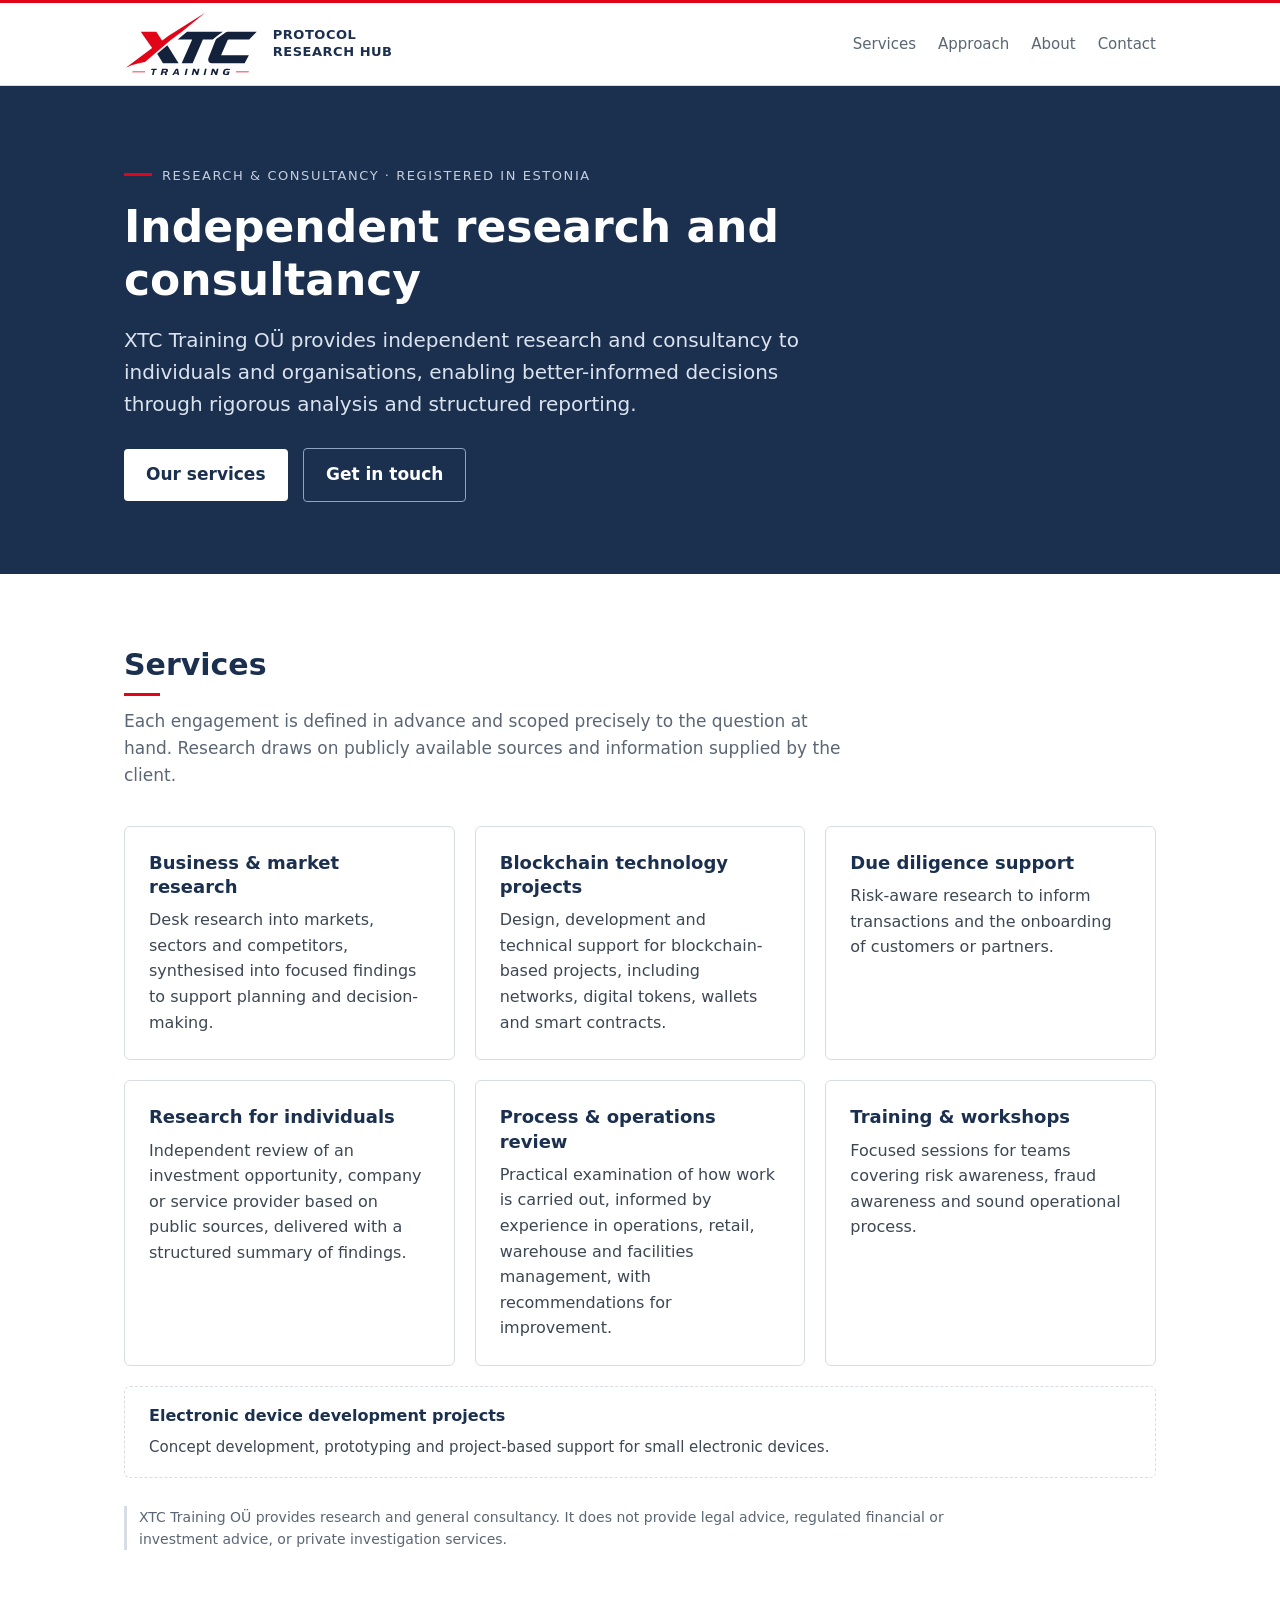
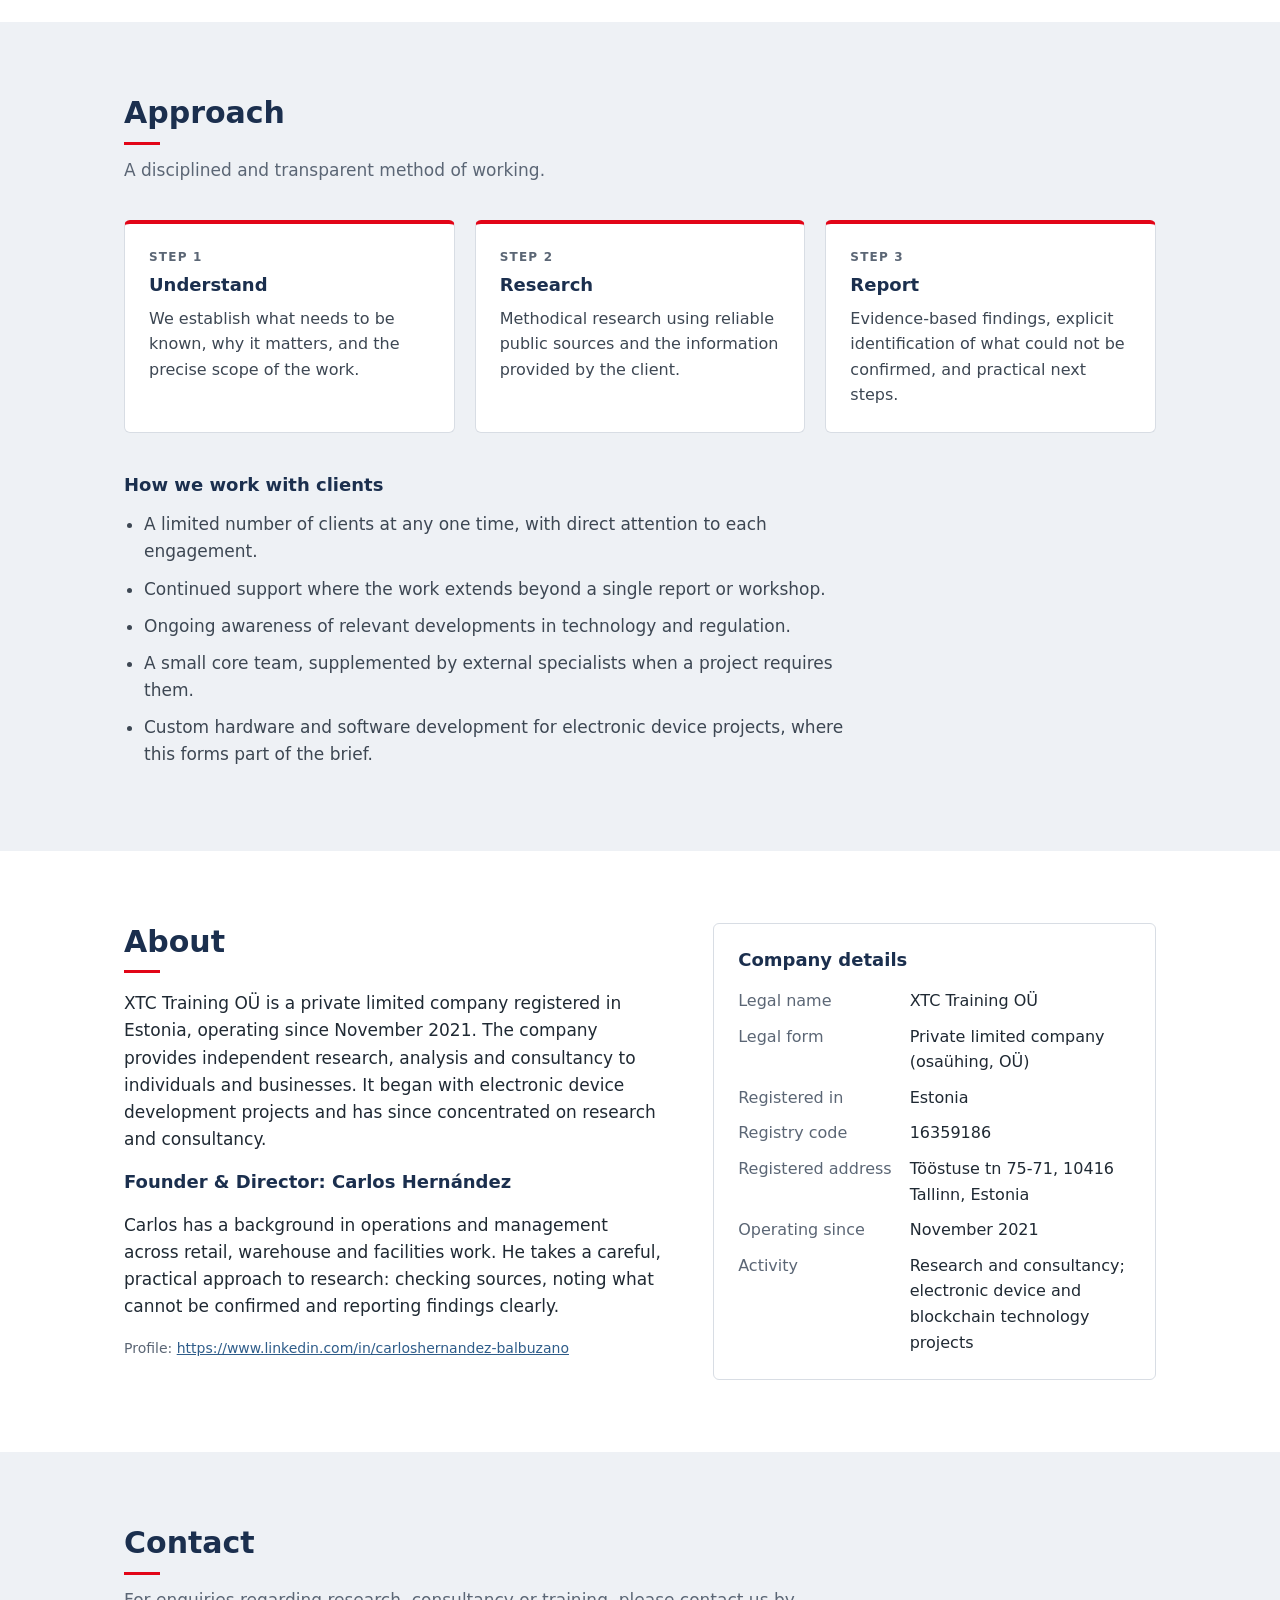
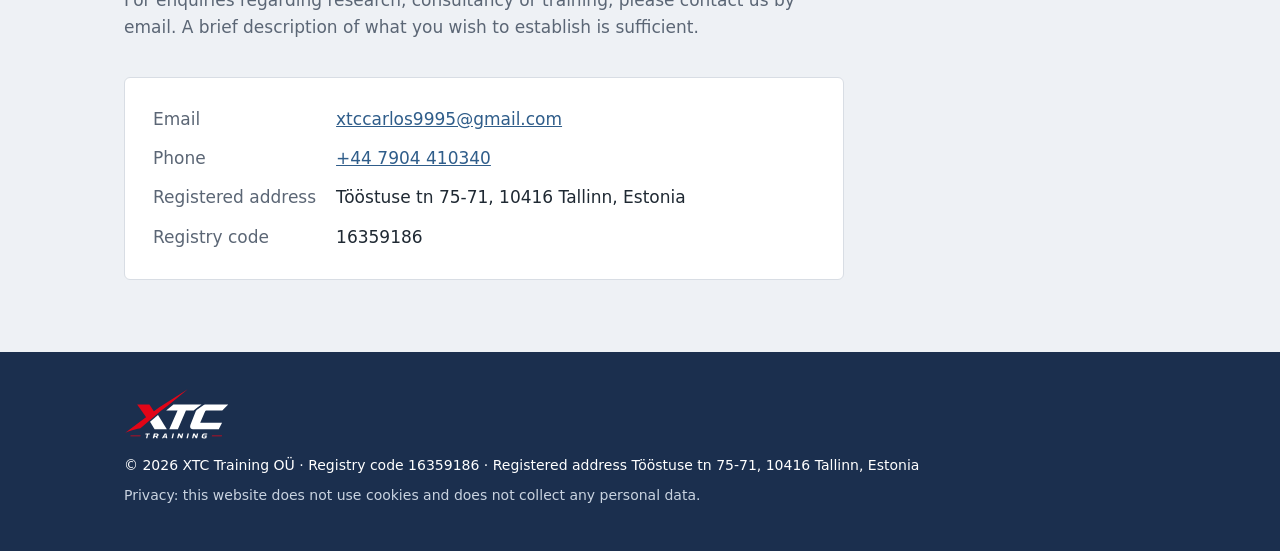
<file: index.html>
<!DOCTYPE html>
<html lang="en">
<head>
  <meta charset="utf-8">
  <meta name="viewport" content="width=device-width, initial-scale=1">
  <title>XTC Training OÜ | Independent research and consultancy</title>
  <meta name="description" content="XTC Training OÜ is a private limited company registered in Estonia providing independent research, analysis and consultancy for individuals and businesses, electronic device development and blockchain technology projects.">
  <meta name="robots" content="index, follow">
  <link rel="icon" href="favicon.svg" type="image/svg+xml">
  <link rel="icon" href="favicon-32.png" type="image/png" sizes="32x32">
  <link rel="apple-touch-icon" href="apple-touch-icon.png">
  <link rel="stylesheet" href="styles.css">
</head>
<body>
  <a class="skip-link" href="#main">Skip to main content</a>

  <header class="site-header">
    <div class="container">
      <a class="brand" href="#top" aria-label="XTC Training OÜ, home">
        <img src="logo-light.svg" alt="XTC Training OÜ" width="960" height="470">
        <span class="tagline">Protocol Research Hub</span>
      </a>
      <nav class="nav" aria-label="Main navigation">
        <ul>
          <li><a href="#services">Services</a></li>
          <li><a href="#approach">Approach</a></li>
          <li><a href="#about">About</a></li>
          <li><a href="#contact">Contact</a></li>
        </ul>
      </nav>
    </div>
  </header>

  <main id="main">
    <section class="hero" id="top" aria-labelledby="hero-title">
      <div class="container">
        <p class="eyebrow">Research &amp; consultancy · Registered in Estonia</p>
        <h1 id="hero-title">Independent research and consultancy</h1>
        <p class="lead">XTC Training OÜ provides independent research and consultancy to individuals and organisations, enabling better-informed decisions through rigorous analysis and structured reporting.</p>
        <a class="btn" href="#services">Our services</a>
        <a class="btn btn-outline" href="#contact">Get in touch</a>
      </div>
    </section>

    <section id="services" aria-labelledby="services-title">
      <div class="container">
        <h2 id="services-title">Services</h2>
        <p class="section-intro">Each engagement is defined in advance and scoped precisely to the question at hand. Research draws on publicly available sources and information supplied by the client.</p>
        <div class="grid">
          <article class="card">
            <h3>Business &amp; market research</h3>
            <p>Desk research into markets, sectors and competitors, synthesised into focused findings to support planning and decision-making.</p>
          </article>
          <article class="card">
            <h3>Blockchain technology projects</h3>
            <p>Design, development and technical support for blockchain-based projects, including networks, digital tokens, wallets and smart contracts.</p>
          </article>
          <article class="card">
            <h3>Due diligence support</h3>
            <p>Risk-aware research to inform transactions and the onboarding of customers or partners.</p>
          </article>
          <article class="card">
            <h3>Research for individuals</h3>
            <p>Independent review of an investment opportunity, company or service provider based on public sources, delivered with a structured summary of findings.</p>
          </article>
          <article class="card">
            <h3>Process &amp; operations review</h3>
            <p>Practical examination of how work is carried out, informed by experience in operations, retail, warehouse and facilities management, with recommendations for improvement.</p>
          </article>
          <article class="card">
            <h3>Training &amp; workshops</h3>
            <p>Focused sessions for teams covering risk awareness, fraud awareness and sound operational process.</p>
          </article>
          <article class="card card-secondary">
            <h3>Electronic device development projects</h3>
            <p>Concept development, prototyping and project-based support for small electronic devices.</p>
          </article>
        </div>
        <p class="disclaimer">XTC Training OÜ provides research and general consultancy. It does not provide legal advice, regulated financial or investment advice, or private investigation services.</p>
      </div>
    </section>

    <section id="approach" class="alt" aria-labelledby="approach-title">
      <div class="container">
        <h2 id="approach-title">Approach</h2>
        <p class="section-intro">A disciplined and transparent method of working.</p>
        <ol class="steps">
          <li>
            <h3>Understand</h3>
            <p>We establish what needs to be known, why it matters, and the precise scope of the work.</p>
          </li>
          <li>
            <h3>Research</h3>
            <p>Methodical research using reliable public sources and the information provided by the client.</p>
          </li>
          <li>
            <h3>Report</h3>
            <p>Evidence-based findings, explicit identification of what could not be confirmed, and practical next steps.</p>
          </li>
        </ol>
        <h3 class="approach-sub">How we work with clients</h3>
        <ul class="principles">
          <li>A limited number of clients at any one time, with direct attention to each engagement.</li>
          <li>Continued support where the work extends beyond a single report or workshop.</li>
          <li>Ongoing awareness of relevant developments in technology and regulation.</li>
          <li>A small core team, supplemented by external specialists when a project requires them.</li>
          <li>Custom hardware and software development for electronic device projects, where this forms part of the brief.</li>
        </ul>
      </div>
    </section>

    <section id="about" aria-labelledby="about-title">
      <div class="container two-col">
        <div>
          <h2 id="about-title">About</h2>
          <p>XTC Training OÜ is a private limited company registered in Estonia, operating since November 2021. The company provides independent research, analysis and consultancy to individuals and businesses. It began with electronic device development projects and has since concentrated on research and consultancy.</p>
          <h3>Founder &amp; Director: Carlos Hernández</h3>
          <p>Carlos has a background in operations and management across retail, warehouse and facilities work. He takes a careful, practical approach to research: checking sources, noting what cannot be confirmed and reporting findings clearly.</p>
          <p class="note">Profile: <a href="https://www.linkedin.com/in/carloshernandez-balbuzano">https://www.linkedin.com/in/carloshernandez-balbuzano</a></p>
        </div>
        <aside class="facts" aria-labelledby="facts-title">
          <h3 id="facts-title">Company details</h3>
          <dl>
            <dt>Legal name</dt><dd>XTC Training OÜ</dd>
            <dt>Legal form</dt><dd>Private limited company (osaühing, OÜ)</dd>
            <dt>Registered in</dt><dd>Estonia</dd>
            <dt>Registry code</dt><dd>16359186</dd>
            <dt>Registered address</dt><dd>Tööstuse tn 75-71, 10416 Tallinn, Estonia</dd>
            <dt>Operating since</dt><dd>November 2021</dd>
            <dt>Activity</dt><dd>Research and consultancy; electronic device and blockchain technology projects</dd>
          </dl>
        </aside>
      </div>
    </section>

    <section id="contact" class="alt" aria-labelledby="contact-title">
      <div class="container">
        <h2 id="contact-title">Contact</h2>
        <p class="section-intro">For enquiries regarding research, consultancy or training, please contact us by email. A brief description of what you wish to establish is sufficient.</p>
        <div class="contact-box">
          <dl>
            <dt>Email</dt><dd><a href="mailto:xtccarlos9995@gmail.com">xtccarlos9995@gmail.com</a></dd>
            <dt>Phone</dt><dd><a href="tel:+447904410340">+44 7904 410340</a></dd>
            <dt>Registered address</dt><dd>Tööstuse tn 75-71, 10416 Tallinn, Estonia</dd>
            <dt>Registry code</dt><dd>16359186</dd>
          </dl>
        </div>
      </div>
    </section>
  </main>

  <footer class="site-footer">
    <div class="container">
      <img class="footer-logo" src="logo.svg" alt="" width="960" height="470">
      <p class="legal">© 2026 XTC Training OÜ · Registry code 16359186 · Registered address Tööstuse tn 75-71, 10416 Tallinn, Estonia</p>
      <p>Privacy: this website does not use cookies and does not collect any personal data.</p>
    </div>
  </footer>
</body>
</html>
</file>
<file: styles.css>
:root{
  --navy:#1b2f4e; --navy-dark:#12223a; --grey:#5b6675; --red:#E20517; --grey-light:#eef1f5;
  --border:#d8dde4; --text:#1f2933; --bg:#ffffff; --accent:#2f5d8a;
  --maxw:1080px;
}
*{box-sizing:border-box}
html{-webkit-text-size-adjust:100%}
body{margin:0;font-family:system-ui,-apple-system,"Segoe UI",Roboto,"Helvetica Neue",Arial,"Noto Sans",sans-serif;
  color:var(--text);background:var(--bg);line-height:1.6;font-size:17px}
img{max-width:100%;height:auto}
a{color:var(--accent)}
a:focus-visible{outline:3px solid #f2c94c;outline-offset:2px}
.nav a:hover{text-decoration-color:var(--red)}
.container{max-width:var(--maxw);margin:0 auto;padding:0 24px}
.skip-link{position:absolute;left:-9999px;top:0;background:var(--navy);color:#fff;padding:8px 12px;z-index:10}
.skip-link:focus{left:8px;top:8px}

/* Placeholders: deliberately conspicuous */
.ph{background:#fff36b;color:#000;padding:0 4px;border-radius:2px;font-weight:600;outline:1px dashed #b38f00;
  word-break:break-word}

/* Header */
.site-header{border-top:3px solid var(--red);border-bottom:1px solid var(--border);background:#fff}
.site-header .container{display:flex;align-items:center;justify-content:space-between;gap:16px;min-height:76px;flex-wrap:wrap;padding-top:8px;padding-bottom:8px}
.brand{display:inline-flex;align-items:center;gap:14px;text-decoration:none}
.brand img{display:block;height:66px;width:auto}
.tagline{display:block;font-size:13px;font-weight:600;letter-spacing:.04em;color:var(--navy);text-transform:uppercase;line-height:1.3;max-width:9.5em}
.nav ul{list-style:none;margin:0;padding:0;display:flex;gap:22px;flex-wrap:wrap}
.nav a{color:var(--grey);text-decoration:none;font-size:15px;font-weight:500}
.nav a:hover{color:var(--navy);text-decoration:underline}

/* Hero */
.hero{background:var(--navy);color:#fff;padding:80px 0 72px}
.hero .eyebrow::before{content:"";display:inline-block;width:28px;height:3px;background:var(--red);vertical-align:middle;margin-right:10px;position:relative;top:-2px}
.hero .eyebrow{text-transform:uppercase;letter-spacing:.12em;font-size:13px;color:#c3cfdf;margin:0 0 14px}
.hero h1{font-size:clamp(28px,4.2vw,44px);line-height:1.2;margin:0 0 18px;font-weight:700;max-width:820px}
.hero p.lead{font-size:clamp(17px,2vw,20px);color:#dbe3ee;max-width:720px;margin:0 0 28px}
.btn{display:inline-block;background:#fff;color:var(--navy);text-decoration:none;font-weight:600;padding:12px 22px;border-radius:4px}
.btn:hover{background:var(--grey-light)}
.btn-outline{background:transparent;color:#fff;border:1px solid #8ea3bf;margin-left:10px}
.btn-outline:hover{background:var(--navy-dark)}

/* Sections */
section{padding:72px 0}
section.alt{background:var(--grey-light)}
h2{font-size:clamp(24px,3vw,30px);color:var(--navy);margin:0 0 12px;line-height:1.25}
.section-intro{color:var(--grey);max-width:720px;margin:0 0 36px}
h3{font-size:18px;color:var(--navy);margin:0 0 8px;line-height:1.35}

.grid{display:grid;gap:20px;grid-template-columns:repeat(3,1fr)}
.card{background:#fff;border:1px solid var(--border);border-radius:6px;padding:24px}
.card p{margin:0;color:#3d4753;font-size:16px}

.two-col{display:grid;grid-template-columns:1.1fr .9fr;gap:48px;align-items:start}
.facts{background:#fff;border:1px solid var(--border);border-radius:6px;padding:24px}
.facts dl{margin:0;display:grid;grid-template-columns:max-content 1fr;gap:10px 18px;font-size:16px}
.facts dt{color:var(--grey);font-weight:500}
.facts dd{margin:0}
.facts h3{margin-bottom:16px}

.credentials{padding-left:20px;margin:12px 0 0}
.credentials li{margin-bottom:6px}
.note{font-size:14px;color:var(--grey)}

.steps{list-style:none;padding:0;margin:0;display:grid;grid-template-columns:repeat(3,1fr);gap:20px;counter-reset:step}
.steps li{background:#fff;border:1px solid var(--border);border-top:4px solid var(--red);border-radius:6px;padding:24px;counter-increment:step}
.steps li::before{content:"Step " counter(step);display:block;text-transform:uppercase;letter-spacing:.1em;font-size:12px;color:var(--grey);margin-bottom:6px;font-weight:600}
.steps p{margin:0;font-size:16px;color:#3d4753}
.approach-sub{margin:40px 0 14px}
.principles{margin:0;padding-left:20px;max-width:720px;color:#3d4753}
.principles li{margin-bottom:10px}

.contact-box{background:#fff;border:1px solid var(--border);border-radius:6px;padding:28px;max-width:720px}
.contact-box dl{margin:0;display:grid;grid-template-columns:max-content 1fr;gap:12px 20px}
.contact-box dt{color:var(--grey);font-weight:500}
.contact-box dd{margin:0}

/* Footer */
.site-footer{background:var(--navy);color:#c9d3e0;padding:36px 0;font-size:14px}
.site-footer p{margin:0 0 8px}
.footer-logo{display:block;height:52px;width:auto;margin-bottom:14px}
.site-footer a{color:#fff}
.site-footer .legal{color:#fff}

/* 404 */
.notfound{min-height:calc(100vh - 73px - 110px);display:flex;align-items:center}
.notfound .container{width:100%}
.notfound h1{color:var(--navy);font-size:clamp(28px,4vw,40px);margin:0 0 12px}

@media (max-width:900px){
  .grid{grid-template-columns:repeat(2,1fr)}
  .two-col{grid-template-columns:1fr;gap:28px}
  .steps{grid-template-columns:1fr}
}
@media (max-width:600px){
  body{font-size:16px}
  .site-header .container{padding-top:14px;padding-bottom:14px}
  .nav ul{gap:14px}
  .hero{padding:52px 0 48px}
  section{padding:52px 0}
  .grid{grid-template-columns:1fr}
  .btn-outline{margin-left:0;margin-top:10px}
  .facts dl,.contact-box dl{grid-template-columns:1fr;gap:2px}
  .facts dd,.contact-box dd{margin-bottom:10px}
}
@media print{.site-header .nav,.btn{display:none}.hero{background:none;color:#000}.hero p.lead{color:#000}}
.disclaimer{margin:28px 0 0;font-size:14px;color:var(--grey);border-left:3px solid var(--border);padding-left:12px;max-width:820px}

.card-secondary{grid-column:1/-1;background:transparent;border-style:dashed;padding:18px 24px}
.card-secondary h3{font-size:16px}
.card-secondary p{font-size:15px}
.section-intro{position:relative}
h2::after{content:"";display:block;width:36px;height:3px;background:var(--red);margin-top:10px}
@media (max-width:600px){.brand img{height:56px}}
</file>
